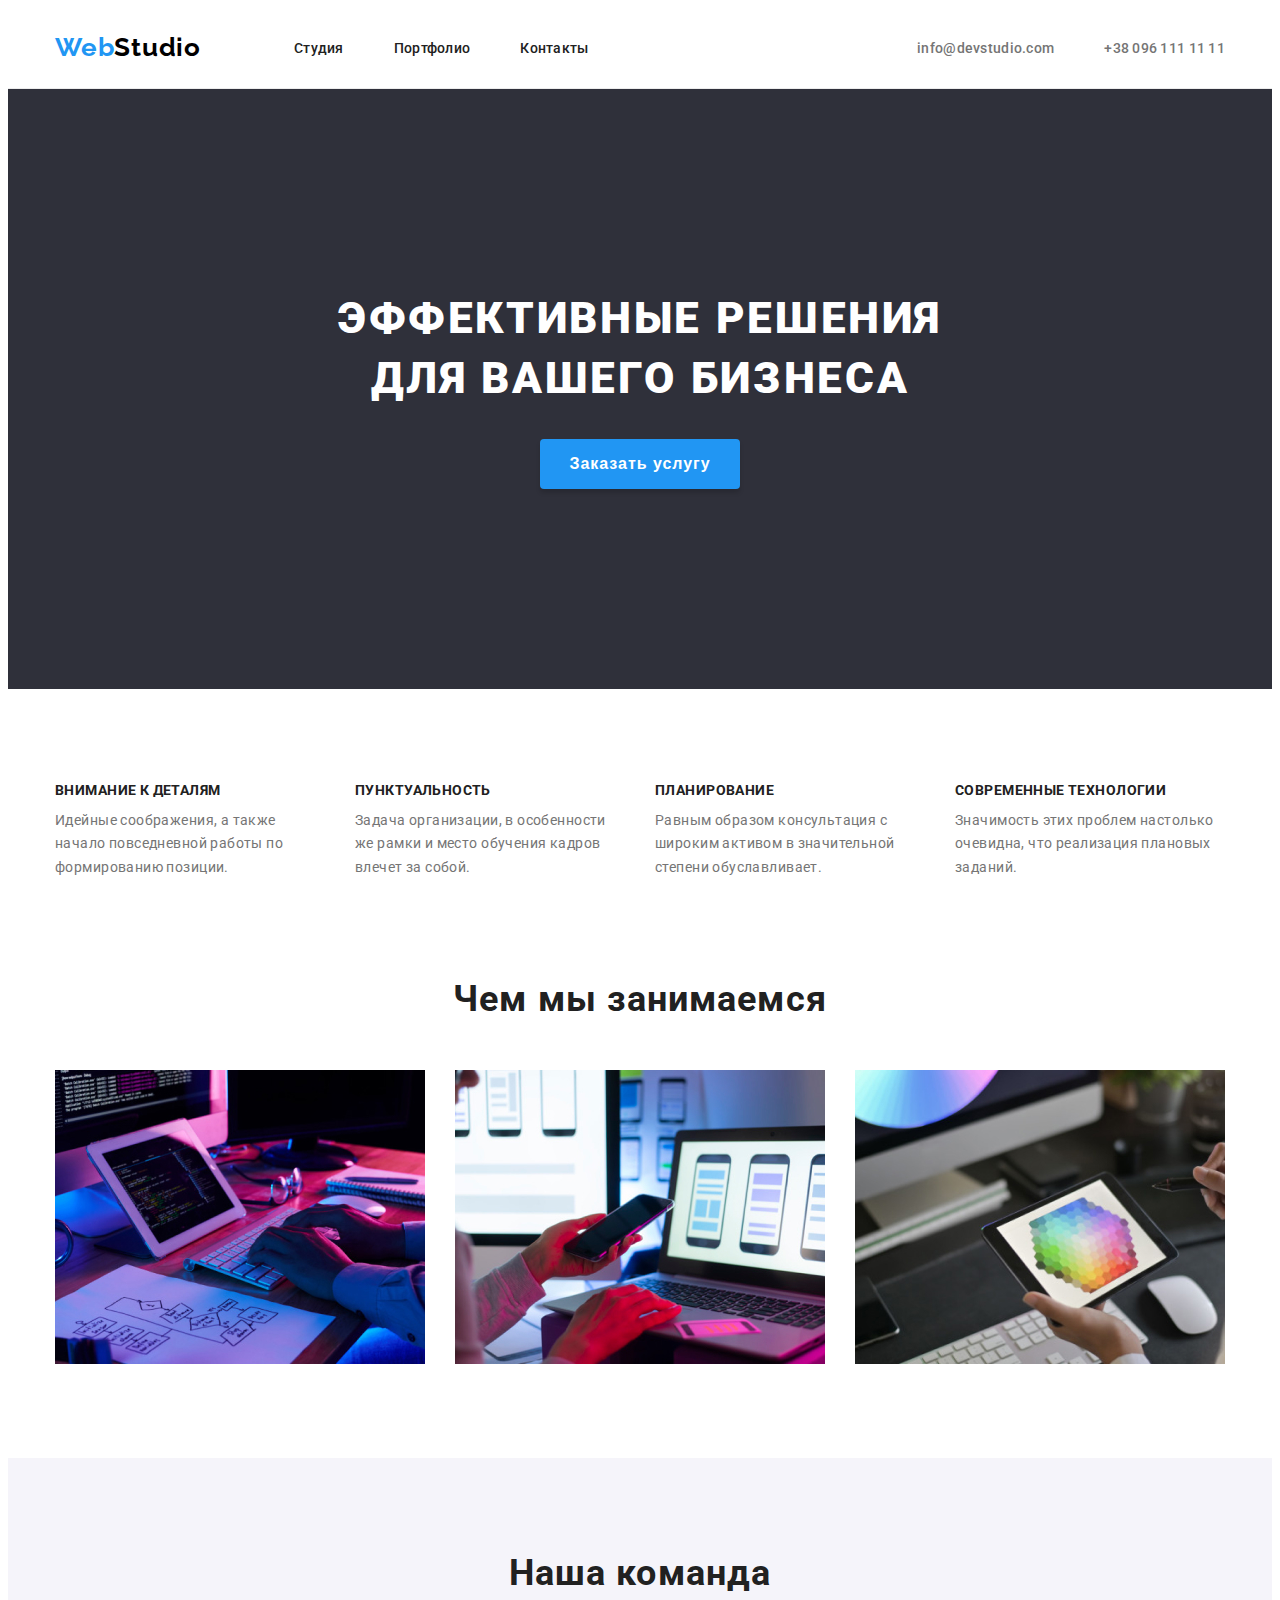
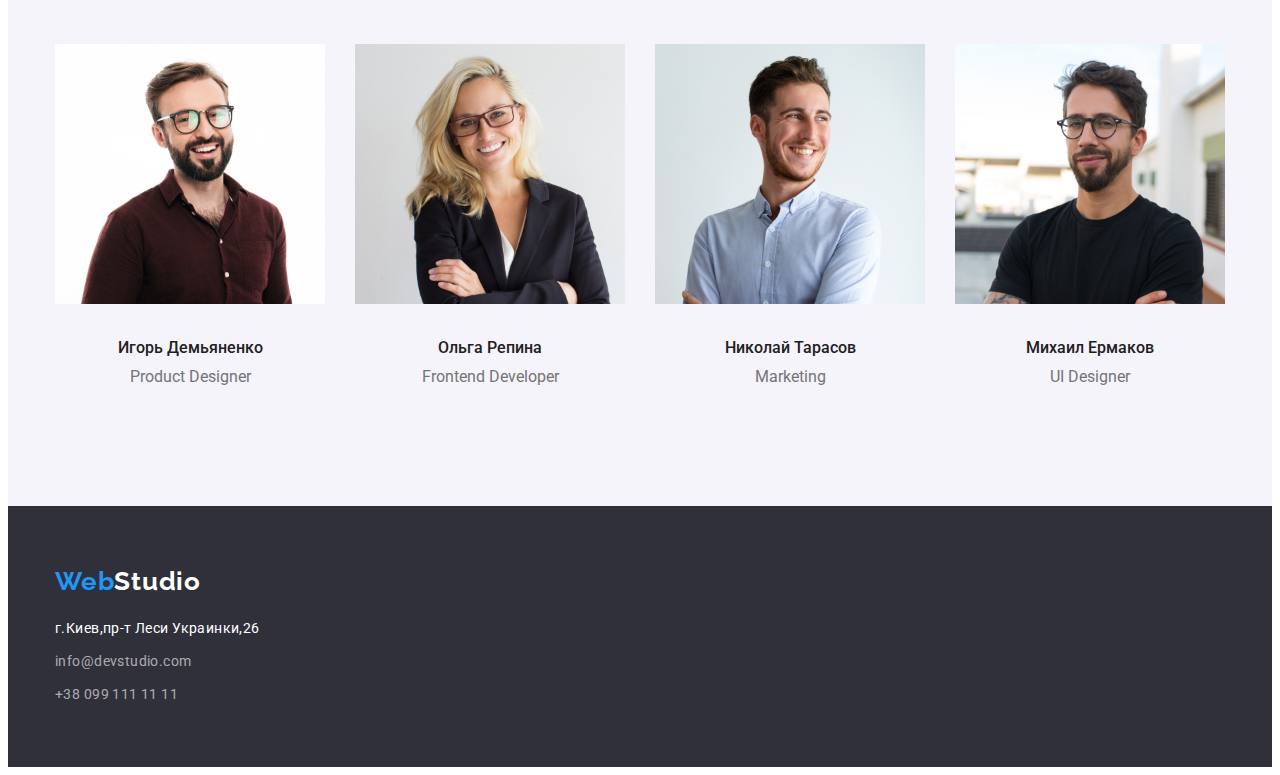
<file: index.html>
<!DOCTYPE html>
<html lang="en">
  <head>
    <meta charset="UTF-8" />
    <meta http-equiv="X-UA-Compatible" content="IE=edge" />
    <meta name="viewport" content="width=device-width, initial-scale=1.0" />
    <link rel="shortcut icon" href="images/Flag_Ukr.ico" type="image/x-icon" />
    <title>Студия</title>
    <link rel="preconnect" href="https://fonts.googleapis.com" />
    <link rel="preconnect" href="https://fonts.gstatic.com" crossorigin />
    <link
      href="https://fonts.googleapis.com/css2?family=Raleway:wght@700&family=Roboto:wght@400;500;700;900&display=swap"
      rel="stylesheet"
    />
    <link
      rel="stylesheet"
      href="https://cdnjs.cloudflare.com/ajax/libs/modern-normalize/1.1.0/modern-normalize.min.css"
      integrity="sha512-wpPYUAdjBVSE4KJnH1VR1HeZfpl1ub8YT/NKx4PuQ5NmX2tKuGu6U/JRp5y+Y8XG2tV+wKQpNHVUX03MfMFn9Q=="
      crossorigin="anonymous"
      referrerpolicy="no-referrer"
    />
    <link rel="stylesheet" href="./css/styles.css" />
    <style>
      ul {
        list-style-type: none; /* Убираем маркеры */
      }
      a {
        text-decoration: none; /* Убираем подчеркивание в ссылках  */
      }
    </style>
  </head>
  <body>
    <!-- header -->
    <header class="header">
      <div class="container">
        <nav class="header-nav">
          <a href="./index.html" class="header-logo"
            ><span class="header-logo-first">Web</span>Studio
          </a>
          <ul class="header-list">
            <li class="header-item">
              <a href="./index.html" class="header-item-link header-text"
                >Студия</a
              >
            </li>
            <li class="header-item">
              <a href="./portfolio.html" class="header-item-link header-text"
                >Портфолио</a
              >
            </li>
            <li class="header-item">
              <a href="" class="header-item-link header-text">Контакты</a>
            </li>
          </ul>
        </nav>
        <ul class="contacts-header">
          <li class="contact-item">
            <a
              href="mailto:info@devstudio.com"
              title="E-mail"
              class="header-link header-text"
              >info@devstudio.com</a
            >
          </li>
          <li class="contact-item">
            <a
              href="tel:+380961111111"
              title="Mobile phone"
              class="header-link header-text"
              >+38 096 111 11 11</a
            >
          </li>
        </ul>
      </div>
    </header>
    <!-- main -->
    <main>
      <section class="main-box">
        <div class="container">
          <h1 class="main" title="Эффективные решения для вашего бизнеса">
            Эффективные решения для вашего бизнеса
          </h1>
          <button class="main-btn" type="button">Заказать услугу</button>
        </div>
      </section>

      <section class="details">
        <div class="container">
          <!-- прячем заголовок от пользователя, Google  видит заголовок -->
          <h2 class="visually-hidden">Характеристики</h2>
          <ul class="description-list">
            <li class="description-li">
              <h3 class="description">Внимание к деталям</h3>
              <p class="description-text">
                Идейные соображения, а также начало повседневной работы по
                формированию позиции.
              </p>
            </li>
            <li class="description-li">
              <h3 class="description">Пунктуальность</h3>
              <p class="description-text">
                Задача организации, в особенности же рамки и место обучения
                кадров влечет за собой.
              </p>
            </li>
            <li class="description-li">
              <h3 class="description">Планирование</h3>
              <p class="description-text">
                Равным образом консультация с широким активом в значительной
                степени обуславливает.
              </p>
            </li>
            <li class="description-li last">
              <h3 class="description">Современные технологии</h3>
              <p class="description-text">
                Значимость этих проблем настолько очевидна, что реализация
                плановых заданий.
              </p>
            </li>
          </ul>
        </div>
      </section>
      <section class="team-works">
        <div class="container">
          <h2 class="team">Чем мы занимаемся</h2>
          <ul class="team-list">
            <li class="team-li">
              <img src="./images/box_1.jpg" alt="logic" width="370" />
            </li>
            <li class="team-li">
              <img src="./images/box_2.jpg" alt="styles" width="370" />
            </li>
            <li class="team-li">
              <img src="./images/box_3.jpg" alt="themes" width="370" />
            </li>
          </ul>
        </div>
      </section>
      <section class="section-team">
        <div class="container">
          <h2 class="team">Наша команда</h2>
          <ul class="wrap-list">
            <li class="warp-item">
              <img
                src="./images/team_card_1.jpg"
                alt="Product Designer"
                width="270"
              />
              <div class="div-warp">
              <h3 class="name">Игорь Демьяненко</h3>
              <p class="job-title">Product Designer</p>
              </div>
            </li>
            <li class="warp-item">
              <img
                src="./images/team_card_2.jpg"
                alt="Frontend Developer"
                width="270"
              />
              <div class="div-warp">
              <h3 class="name">Ольга Репина</h3>
              <p class="job-title">Frontend Developer</p>
              </div>
            </li>
            <li class="warp-item">
              <img src="./images/team_card_3.jpg" alt="Marketing" width="270" />
              <div class="div-warp">
              <h3 class="name">Николай Тарасов</h3>
              <p class="job-title">Marketing</p>
              </div>
            </li>
            <li class="warp-item">
              <img
                src="./images/team_card_4.jpg"
                alt="UI Designer"
                width="270"
              />
              <div class="div-warp">
              <h3 class="name">Михаил Ермаков</h3>
              <p class="job-title">UI Designer</p>
              </div>
            </li>
          </ul>
        </div>
      </section>
    </main>
    <!-- footer -->
    <footer class="footer">
      <div class="container">
        <div class="div-footer-logo">
          <a href="./index.html" class="footer-logo"
            ><span class="footer-logo-first">Web</span>Studio
          </a>
        </div>
        <address>
          <ul class="contacts">
            <li class="footer-item">
              <a href="" title="address" class="contact"
                >г.Киев,пр-т Леси Украинки,26</a
              >
            </li>
            <li class="footer-item">
              <a
                href="mailto:info@devstudio.com"
                title="E-mail"
                class="contact-e"
                >info@devstudio.com</a
              >
            </li>
            <li class="footer-item">
              <a href="tel:+380991111111" title="Mobile phone" class="contact-e"
                >+38 099 111 11 11</a
              >
            </li>
          </ul>
        </address>
      </div>
    </footer>
  </body>
</html>
</file>
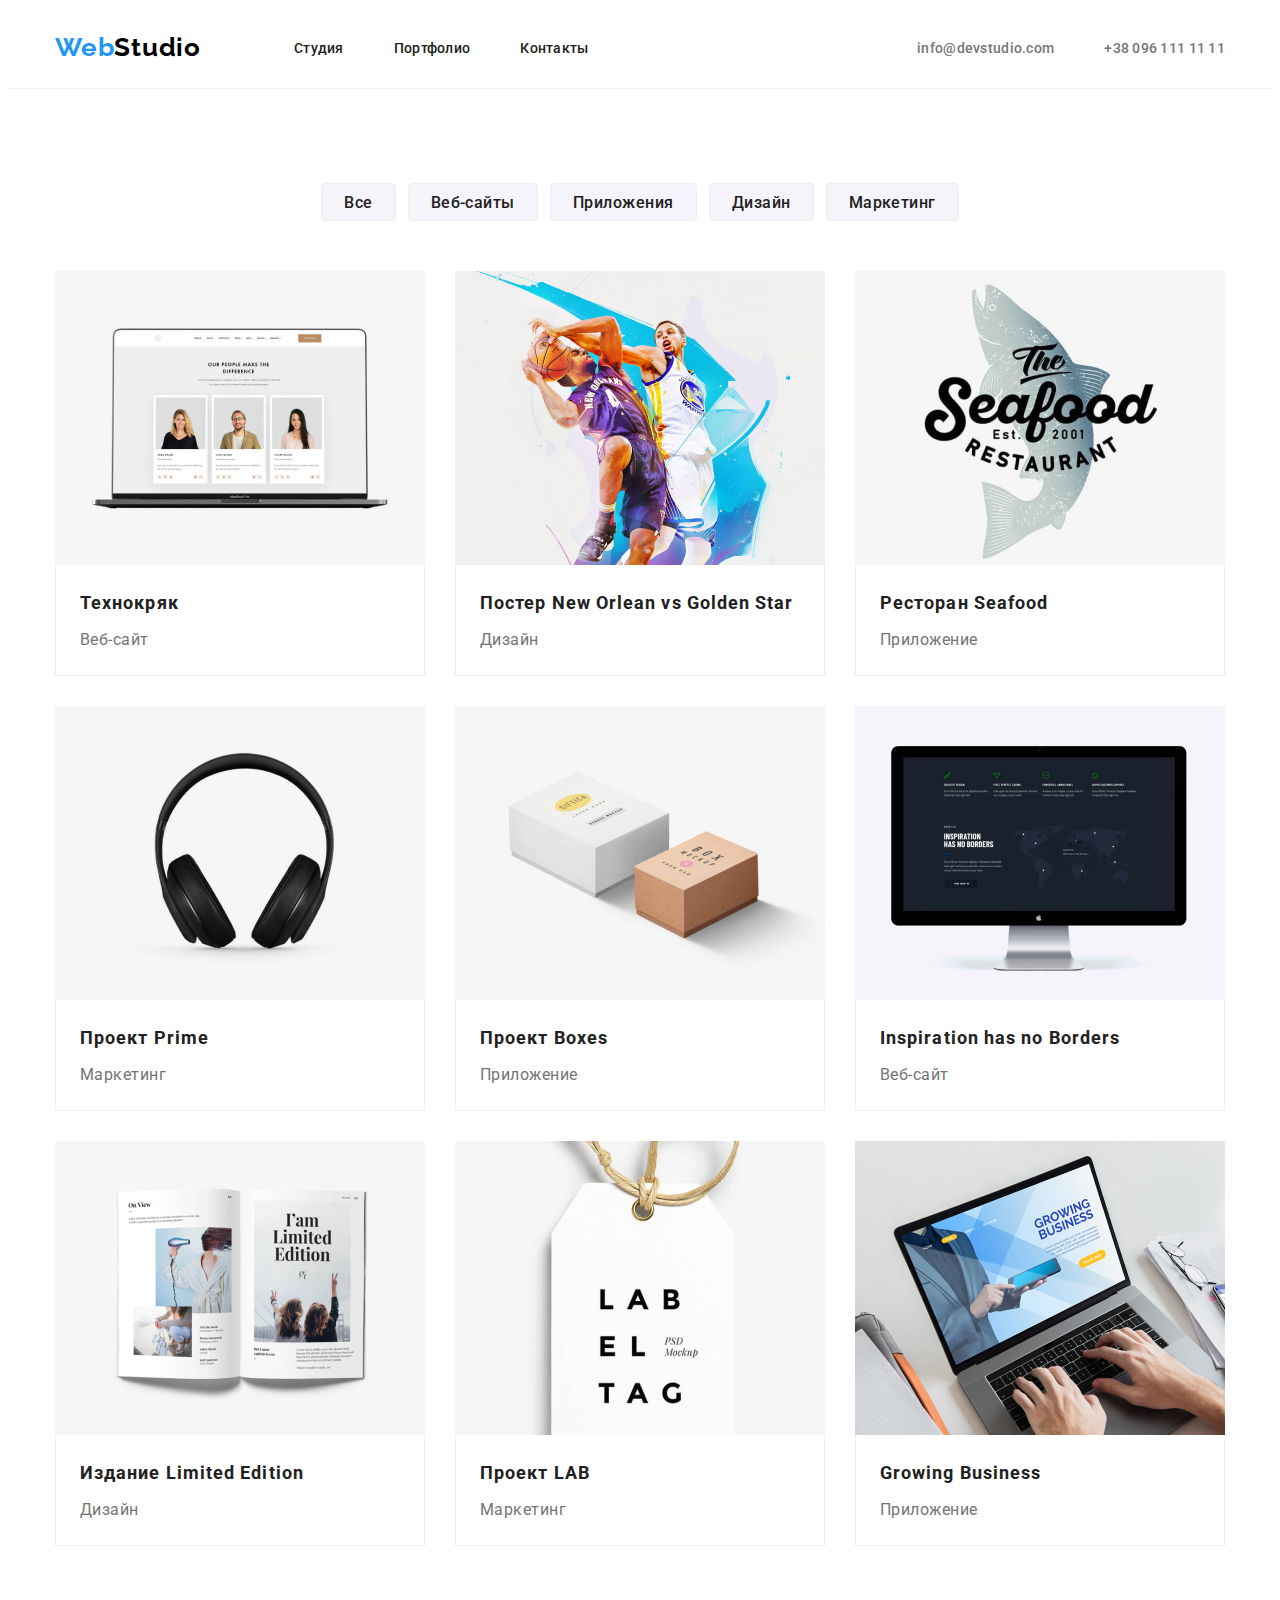
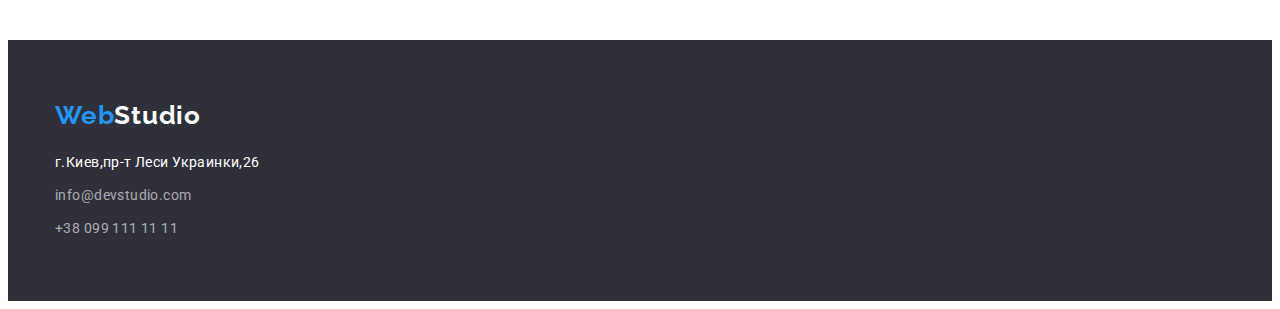
<file: portfolio.html>
<!DOCTYPE html>
<html lang="en">
  <head>
    <meta charset="UTF-8" />
    <meta http-equiv="X-UA-Compatible" content="IE=edge" />
    <meta name="viewport" content="width=device-width, initial-scale=1.0" />
    <link rel="shortcut icon" href="images/Flag_Ukr.ico" type="image/x-icon" />
    <title>Портфолио</title>
    <link rel="preconnect" href="https://fonts.googleapis.com" />
    <link rel="preconnect" href="https://fonts.gstatic.com" crossorigin />
    <link
      href="https://fonts.googleapis.com/css2?family=Raleway:wght@700&family=Roboto:wght@400;500;700;900&display=swap"
      rel="stylesheet"
    />
    <link
      rel="stylesheet"
      href="https://cdnjs.cloudflare.com/ajax/libs/modern-normalize/1.1.0/modern-normalize.min.css"
      integrity="sha512-wpPYUAdjBVSE4KJnH1VR1HeZfpl1ub8YT/NKx4PuQ5NmX2tKuGu6U/JRp5y+Y8XG2tV+wKQpNHVUX03MfMFn9Q=="
      crossorigin="anonymous"
      referrerpolicy="no-referrer"
    />
    <link rel="stylesheet" href="./css/styles.css" />
    <style>
      ul {
        list-style-type: none; /* Убираем маркеры */
      }
      a {
        text-decoration: none; /* Убираем подчеркивание в ссылках  */
      }
    </style>
  </head>
  <body>
    <!-- header -->
    <header class="header">
      <div class="container">
        <nav class="header-nav">
          <a href="./index.html" class="header-logo"
            ><span class="header-logo-first">Web</span>Studio
          </a>
          <ul class="header-list">
            <li class="header-item">
              <a href="./index.html" class="header-item-link header-text"
                >Студия</a
              >
            </li>
            <li class="header-item">
              <a href="./portfolio.html" class="header-item-link header-text"
                >Портфолио</a
              >
            </li>
            <li class="header-item">
              <a href="" class="header-item-link header-text">Контакты</a>
            </li>
          </ul>
        </nav>
        <ul class="contacts-header">
          <li class="contact-item">
            <a
              href="mailto:info@devstudio.com"
              title="E-mail"
              class="header-link header-text"
              >info@devstudio.com</a
            >
          </li>
          <li class="contact-item">
            <a
              href="tel:+380961111111"
              title="Mobile phone"
              class="header-link header-text"
              >+38 096 111 11 11</a
            >
          </li>
        </ul>
      </div>
    </header>
    <!-- main -->
    <main>
      <!-- прячем заголовок от пользователя, Google  видит заголовок -->
      <h1 class="visually-hidden">Портфолио</h1>
      <section class="section-potfolio">
        <div class="container">
          <ul class="portfolio-btn-list">
            <li class="portfolio-btn-item">
              <button type="button" class="portfolio-btn">Все</button>
            </li>
            <li class="portfolio-btn-item">
              <button type="button" class="portfolio-btn">Веб-сайты</button>
            </li>
            <li class="portfolio-btn-item">
              <button type="button" class="portfolio-btn">Приложения</button>
            </li>
            <li class="portfolio-btn-item">
              <button type="button" class="portfolio-btn">Дизайн</button>
            </li>
            <li class="portfolio-btn-item">
              <button type="button" class="portfolio-btn">Маркетинг</button>
            </li>
          </ul>
          <ul class="services-list">
            <li class="services-item">
              <a href="">
                <img
                  src="./images/portfolio_services_1.jpg"
                  alt="Technocarck"
                  width="370"
                  class="img-portfolio"
                />
                <div class="div-services">
                  <h2 class="review">Технокряк</h2>
                  <p class="speciality">Веб-сайт</p>
                </div>
              </a>
            </li>
            <li class="services-item">
              <a href="">
                <img
                  src="./images/portfolio_services_2.jpg"
                  alt="Poster NewOrlean"
                  width="370"
                  class="img-portfolio"
                />
                <div class="div-services">
                  <h2 class="review">Постер New Orlean vs Golden Star</h2>
                  <p class="speciality">Дизайн</p>
                </div>
              </a>
            </li>
            <li class="services-item">
              <a href="">
                <img
                  src="./images/portfolio_services_3.jpg"
                  alt="Seafood"
                  width="370"
                  class="img-portfolio"
                />
                <div class="div-services">
                  <h2 class="review">Ресторан Seafood</h2>
                  <p class="speciality">Приложение</p>
                </div>
              </a>
            </li>
            <li class="services-item">
              <a href="">
                <img
                  src="./images/portfolio_services_4.jpg"
                  alt="Project Prime"
                  width="370"
                  class="img-portfolio"
                />
                <div class="div-services">
                  <h2 class="review">Проект Prime</h2>
                  <p class="speciality">Маркетинг</p>
                </div>
              </a>
            </li>
            <li class="services-item">
              <a href="">
                <img
                  src="./images/portfolio_services_5.jpg"
                  alt="Project Boxes"
                  width="370"
                  class="img-portfolio"
                />
                <div class="div-services">
                  <h2 class="review">Проект Boxes</h2>
                  <p class="speciality">Приложение</p>
                </div>
              </a>
            </li>
            <li class="services-item">
              <a href="">
                <img
                  src="./images/portfolio_services_6.jpg"
                  alt="Inspiration"
                  width="370"
                  class="img-portfolio"
                />
                <div class="div-services">
                  <h2 class="review">Inspiration has no Borders</h2>
                  <p class="speciality">Веб-сайт</p>
                </div>
              </a>
            </li>
            <li class="services-item">
              <a href="">
                <img
                  src="./images/portfolio_services_7.jpg"
                  alt="Limited Edition"
                  width="370"
                  class="img-portfolio"
                />
                <div class="div-services">
                  <h2 class="review">Издание Limited Edition</h2>
                  <p class="speciality">Дизайн</p>
                </div>
              </a>
            </li>
            <li class="services-item">
              <a href="">
                <img
                  src="./images/portfolio_services_8.jpg"
                  alt="Project LAB"
                  width="370"
                  class="img-portfolio"
                />
                <div class="div-services">
                  <h2 class="review">Проект LAB</h2>
                  <p class="speciality">Маркетинг</p>
                </div>
              </a>
            </li>
            <li class="services-item">
              <a href="">
                <img
                  src="./images/portfolio_services_9.jpg"
                  alt="Business"
                  width="370"
                  class="img-portfolio"
                />
                <div class="div-services">
                  <h2 class="review">Growing Business</h2>
                  <p class="speciality">Приложение</p>
                </div>
              </a>
            </li>
          </ul>
        </div>
      </section>
    </main>
    <!-- footer -->
    <footer class="footer">
      <div class="container">
        <div class="div-footer-logo">
          <a href="./index.html" class="footer-logo"
            ><span class="footer-logo-first">Web</span>Studio
          </a>
        </div>
        <address>
          <ul class="contacts">
            <li class="footer-item">
              <a href="" title="address" class="contact"
                >г.Киев,пр-т Леси Украинки,26</a
              >
            </li>
            <li class="footer-item">
              <a
                href="mailto:info@devstudio.com"
                title="E-mail"
                class="contact-e"
                >info@devstudio.com</a
              >
            </li>
            <li class="footer-item">
              <a href="tel:+380991111111" title="Mobile phone" class="contact-e"
                >+38 099 111 11 11</a
              >
            </li>
          </ul>
        </address>
      </div>
    </footer>
  </body>
</html>
</file>
<file: css/styles.css>
body {
  font-family: "Roboto", sans-serif;
  color: #212121;
}

/* Репета сказал так надо! */
html {
  box-sizing: border-box;
}
*,
*::before,
*::after {
  box-sizing: inherit;
}

/* a::before {
  content: "♥️";
  color: brown;
} */

.container {
  width: 1200px;
  margin: 0 auto;
  padding-left: 15px;
  padding-right: 15px;
}

/* Сброс стилей / Reset styles */
p,
h1,
h2,
h3,
h4,
h5,
h6 {
  margin: 0;
}
ul {
  margin: 0;
  padding-left: 0;
}
button {
  cursor: pointer;
}
a {
  color: currentColor;
}
/* Рука-указатель */
button {
  cursor: pointer;
}

/* Переменные: цвета и прочее */
:root {
  --main-color: #212121;
  --highlight-color: #2196f3;
  --header-link-color: #757575;
  --main-tittle-color: #ffffff;
  --main-background-color: #2f303a;
  --description-text-color: #757575;
  --job-title-color: #757575;
  --footer-background-color: #2f303a;
  --footer-contact-color: #ffffff;
  --portfolio-speciality-color: #757575;
  --typical-margin: 30px;
}

/* header */

.header {
  border-bottom: 1px solid #ececec;
  padding-top: 24px;
  padding-bottom: 25px;
}

.header .container,
.header-nav,
.header-list {
  display: flex;
  align-items: center;
}

.contacts-header {
  display: flex;
  margin-left: auto;
}
.header-logo {
  font-family: "Raleway", sans-serif;
  font-style: normal;
  font-weight: 700;
  font-size: 26px;
  line-height: 1.19;
  letter-spacing: 0.03em;
  color: #000000;
  margin-right: 93px;
}

.header-logo-first,
.footer-logo-first {
  color: #2196f3;
}

.header-item:not(:last-child) {
  margin-right: 50px;
}
.header-text {
  font-weight: 500;
  font-size: 14px;
  line-height: 1.14;
  letter-spacing: 0.02em;
}
.header-item-link {
  color: var(--main-color);
}
.header-link {
  color: var(--header-link-color);
}
.contact-item:not(:first-child) {
  margin-left: 50px;
}

.header-item-link:hover,
.header-item-link:focus,
.header-link:hover,
.header-link:focus,
.contact-e:hover,
.contact-e:focus,
.contact:hover,
.contact:focus {
  color: var(--highlight-color);
}
.header-item-link:active,
.header-link:active,
.contact-e:active,
.contact:active {
  color: #ffa500;
}

/* main */

.main-box {
  background: #2f303a;
  padding: 200px 0;
}

.main {
  font-weight: 900;
  font-size: 44px;
  line-height: 1.36;
  text-align: center;
  letter-spacing: 0.06em;
  text-transform: uppercase;
  color: var(--main-tittle-color);
  background: var(--main-background-color);
  margin: 0 auto;
  max-width: 696px;
  margin-bottom: 30px;
}

.main-btn {
  font-weight: 700;
  font-size: 16px;
  line-height: 1.88;
  text-align: center;
  letter-spacing: 0.06em;
  box-shadow: 0px 4px 4px rgba(0, 0, 0, 0.15);
  border-radius: 4px;
  border: 0;
  color: var(--main-tittle-color);
  background: var(--highlight-color);
  /* выровнять кнопку по центру */
  margin: 0 auto;
  display: block;
  /* выровнять кнопку по центру */
  min-width: 200px;
  height: 50px;
}

.main-btn:hover,
.main-btn:focus {
  background: #188ce8;
  box-shadow: 0px 4px 4px rgba(0, 0, 0, 0.15);
  border-radius: 4px;
}

/* прячем заголовок от пользователя, Google  видит заголовок */

h2[class="visually-hidden"],
h1[class="visually-hidden"] {
  position: absolute;
  white-space: nowrap;
  width: 1px;
  height: 1px;
  overflow: hidden;
  border: 0;
  padding: 0;
  clip: rect(0 0 0 0);
  clip-path: inset(50%);
  margin: -1px;
}

.details {
  padding: 94px 0;
}

.description-list {
  display: flex;
}

.description {
  font-weight: 700;
  font-size: 14px;
  line-height: 1.14;
  letter-spacing: 0.03em;
  text-transform: uppercase;
  color: var(--main-color);
  margin-bottom: 10px;
}
.description-text {
  font-size: 14px;
  line-height: 1.71;
  letter-spacing: 0.03em;
  color: var(--description-text-color);
}

.description-li {
  width: 270px;
  height: 101px;
  left: 215px;
  top: 774px;
  margin-right: var(--typical-margin);
}
.description-li:last-child {
  margin-right: 0;
}
.team-works {
  padding-bottom: 94px;
}
.team {
  font-weight: 700;
  font-size: 36px;
  line-height: 1.17;
  text-align: center;
  letter-spacing: 0.03em;
  color: var(--main-color);
  text-align: center;
  margin-bottom: 50px;
}

.team-list {
  display: flex;
}

.team-li {
  width: 370px;
  height: 294px;
  left: 215px;
  top: 1061px;
}

.team-li:not(:last-child) {
  margin-right: var(--typical-margin);
}

.section-team {
  background: #f5f4fa;
  padding: 94px 0;
}

.wrap-list {
  display: flex;
}
.warp-item {
  width: 270px;
  height: 368px;
  left: 215px;
  top: 1635px;
  text-align: center;
}

.warp-item:not(:last-child) {
  margin-right: var(--typical-margin);
}
.div-warp {
  padding: 30px 0;
}
.name {
  font-weight: 500;
  font-size: 16px;
  line-height: 1.19;
  color: var(--main-color);
  margin-bottom: 10px;
}
.job-title {
  font-size: 16px;
  line-height: 1.19;
  color: var(--job-title-color);
}

/* footer */
.footer {
  background: #2f303a;
  padding: 60px 0;
}
.footer-logo {
  font-family: "Raleway", sans-serif;
  font-style: normal;
  font-weight: 700;
  font-size: 26px;
  line-height: 1.19;
  letter-spacing: 0.03em;
  color: #ffffff;
}

.div-footer-logo {
  margin-bottom: 20px;
}
.footer-item:not(:last-child) {
  margin-bottom: 9px;
}
.contacts {
  background: var(--footer-background-color);
  font-style: normal;
}
.contact {
  font-weight: 400;
  font-size: 14px;
  line-height: 1.71;
  letter-spacing: 0.03em;
  color: var(--footer-contact-color);
}
.contact-e {
  font-weight: 400;
  font-size: 14px;
  line-height: 1.71;
  letter-spacing: 0.03em;
  color: rgba(255, 255, 255, 0.6);
}

/* Портфолио */

.section-potfolio {
  padding: 94px 0;
}

.portfolio-btn {
  font-family: "Roboto", sans-serif;
  font-weight: 500;
  font-size: 16px;
  line-height: 1.62;
  text-align: center;
  letter-spacing: 0.03em;
  color: #212121;
  box-sizing: border-box;
  background: #f5f4fa;
  border-radius: 4px;
  border: 1px solid #eeeeee;
  height: 38px;
  padding: 6px 22px;
}
.portfolio-btn-item:not(:last-child) {
  margin-right: 8px;
}
.portfolio-btn:hover,
.portfolio-btn:focus {
  background: #2196f3;
  color: #ffffff;
  box-shadow: 0px 3px 1px rgba(0, 0, 0, 0.1), 0px 1px 2px rgba(0, 0, 0, 0.08),
    0px 2px 2px rgba(0, 0, 0, 0.12);
  border-radius: 4px;
}

.portfolio-btn-list {
  text-align: center;
  margin-bottom: 50px;
}
ul.portfolio-btn-list li {
  display: inline-block;
}

.img-portfolio {
  display: block;
}

.services-list {
  display: flex;
  flex-wrap: wrap;
}
.services-item:not(:nth-child(3n)) {
  margin-right: var(--typical-margin);
}
.services-item:nth-child(-n + 6) {
  margin-bottom: var(--typical-margin);
}

.div-services {
  border: 1px solid #eeeeee;
  border-top: none;
  padding: 20px 24px;
}

.review {
  font-weight: 700;
  font-size: 18px;
  line-height: 2;
  letter-spacing: 0.06em;
  color: var(--main-color);
  margin-bottom: 4px;
}
.speciality {
  font-size: 16px;
  line-height: 1.88;
  letter-spacing: 0.03em;
  color: var(--portfolio-speciality-color);
}
</file>
